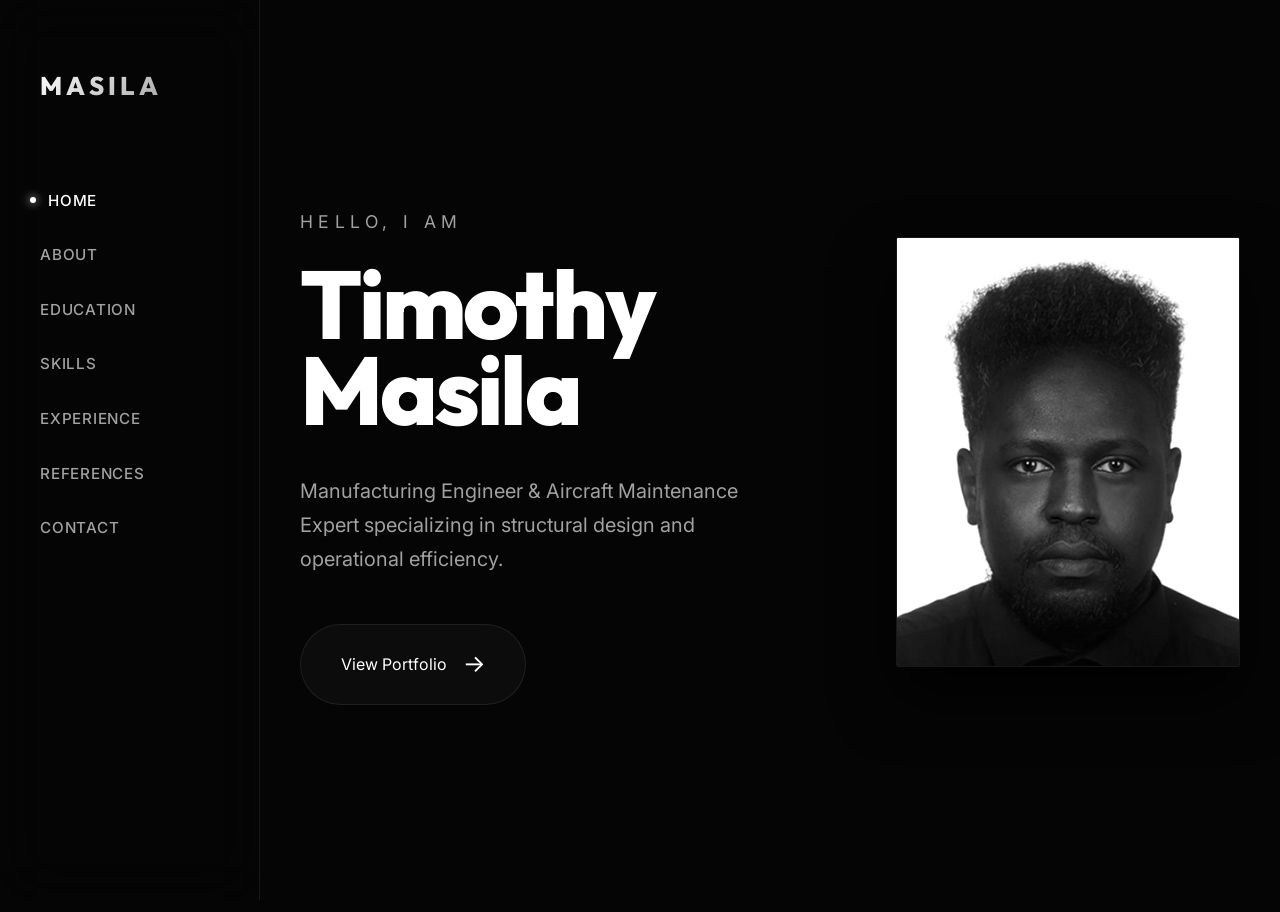
<file: index.html>
<!DOCTYPE html>
<html lang="en">

<head>
    <meta charset="UTF-8">
    <meta name="viewport" content="width=device-width, initial-scale=1.0">
    <meta name="description"
        content="Timothy Masila - Portfolio. Manufacturing Engineer & Aircraft Maintenance Expert.">
    <title>Timothy Masila | Portfolio</title>
    <link rel="stylesheet" href="style.css">
</head>

<body>
    <button class="nav-toggle" id="navToggle" aria-label="Toggle Navigation">
        <span></span>
        <span></span>
        <span></span>
    </button>

    <nav class="nav-sidebar" id="sidebar">
        <div class="nav-logo">MASILA</div>
        <ul class="nav-links">
            <li><a href="index.html" class="active">Home</a></li>
            <li><a href="about.html">About</a></li>
            <li><a href="education.html">Education</a></li>
            <li><a href="skills.html">Skills</a></li>
            <li><a href="experience.html">Experience</a></li>
            <li><a href="references.html">References</a></li>
            <li><a href="contact.html">Contact</a></li>
        </ul>
    </nav>

    <main>
        <div class="container">
            <section class="hero fade-in">
                <div class="hero-content">
                    <span class="hero-greeting">Hello, I am</span>
                    <h1 class="hero-title">Timothy<br>Masila</h1>
                    <p class="hero-subtitle">
                        Manufacturing Engineer & Aircraft Maintenance Expert specializing in structural design and
                        operational efficiency.
                    </p>
                    <a href="about.html" class="card"
                        style="display: inline-flex; align-items: center; gap: 1rem; border-radius: 50px; padding: 1.2rem 2.5rem;">
                        View Portfolio <span style="font-size: 1.5rem;">&rarr;</span>
                    </a>
                </div>
                <div class="hero-image-container">
                    <img src="WhatsApp Image 2026-03-04 at 09.32.03.jpeg" alt="Timothy Masila" class="hero-image">
                </div>
            </section>
        </div>
    </main>

    <script src="main.js"></script>
</body>

</html>
</file>
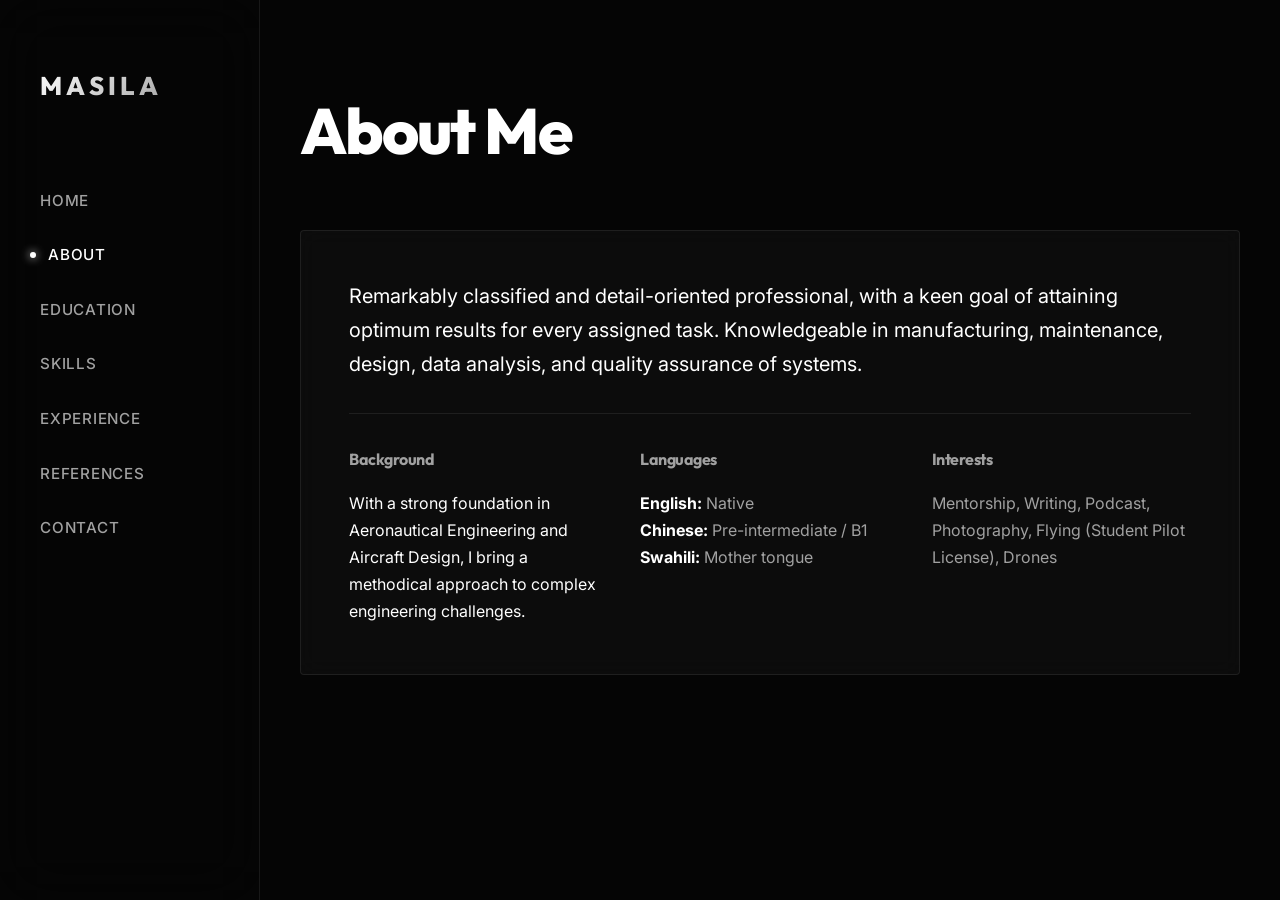
<file: about.html>
<!DOCTYPE html>
<html lang="en">

<head>
    <meta charset="UTF-8">
    <meta name="viewport" content="width=device-width, initial-scale=1.0">
    <title>About | Timothy Masila</title>
    <link rel="stylesheet" href="style.css">
</head>

<body>
    <button class="nav-toggle" id="navToggle" aria-label="Toggle Navigation">
        <span></span>
        <span></span>
        <span></span>
    </button>

    <nav class="nav-sidebar" id="sidebar">
        <div class="nav-logo">MASILA</div>
        <ul class="nav-links">
            <li><a href="index.html">Home</a></li>
            <li><a href="about.html" class="active">About</a></li>
            <li><a href="education.html">Education</a></li>
            <li><a href="skills.html">Skills</a></li>
            <li><a href="experience.html">Experience</a></li>
            <li><a href="references.html">References</a></li>
            <li><a href="contact.html">Contact</a></li>
        </ul>
    </nav>

    <main>
        <div class="container fade-in">
            <h2 class="section-title">About Me</h2>
            <div class="card" style="margin-top: 2rem;">
                <p style="font-size: 1.25rem; margin-bottom: 2rem; color: var(--text-primary);">
                    Remarkably classified and detail-oriented professional, with a keen goal of attaining optimum
                    results for every assigned task. Knowledgeable in manufacturing, maintenance, design, data analysis,
                    and quality assurance of systems.
                </p>
                <div
                    style="display: grid; grid-template-columns: repeat(auto-fit, minmax(250px, 1fr)); gap: 2rem; border-top: 1px solid var(--glass-border); padding-top: 2rem;">
                    <div>
                        <h4 style="margin-bottom: 1rem; color: var(--text-secondary);">Background</h4>
                        <p>With a strong foundation in Aeronautical Engineering and Aircraft Design, I bring a
                            methodical approach to complex engineering challenges.</p>
                    </div>
                    <div>
                        <h4 style="margin-bottom: 1rem; color: var(--text-secondary);">Languages</h4>
                        <ul style="color: var(--text-secondary);">
                            <li><strong style="color: var(--text-primary);">English:</strong> Native</li>
                            <li><strong style="color: var(--text-primary);">Chinese:</strong> Pre-intermediate / B1</li>
                            <li><strong style="color: var(--text-primary);">Swahili:</strong> Mother tongue</li>
                        </ul>
                    </div>
                    <div>
                        <h4 style="margin-bottom: 1rem; color: var(--text-secondary);">Interests</h4>
                        <p style="color: var(--text-secondary);">Mentorship, Writing, Podcast, Photography, Flying
                            (Student Pilot License), Drones</p>
                    </div>
                </div>
            </div>
        </div>
    </main>

    <script src="main.js"></script>
</body>

</html>
</file>
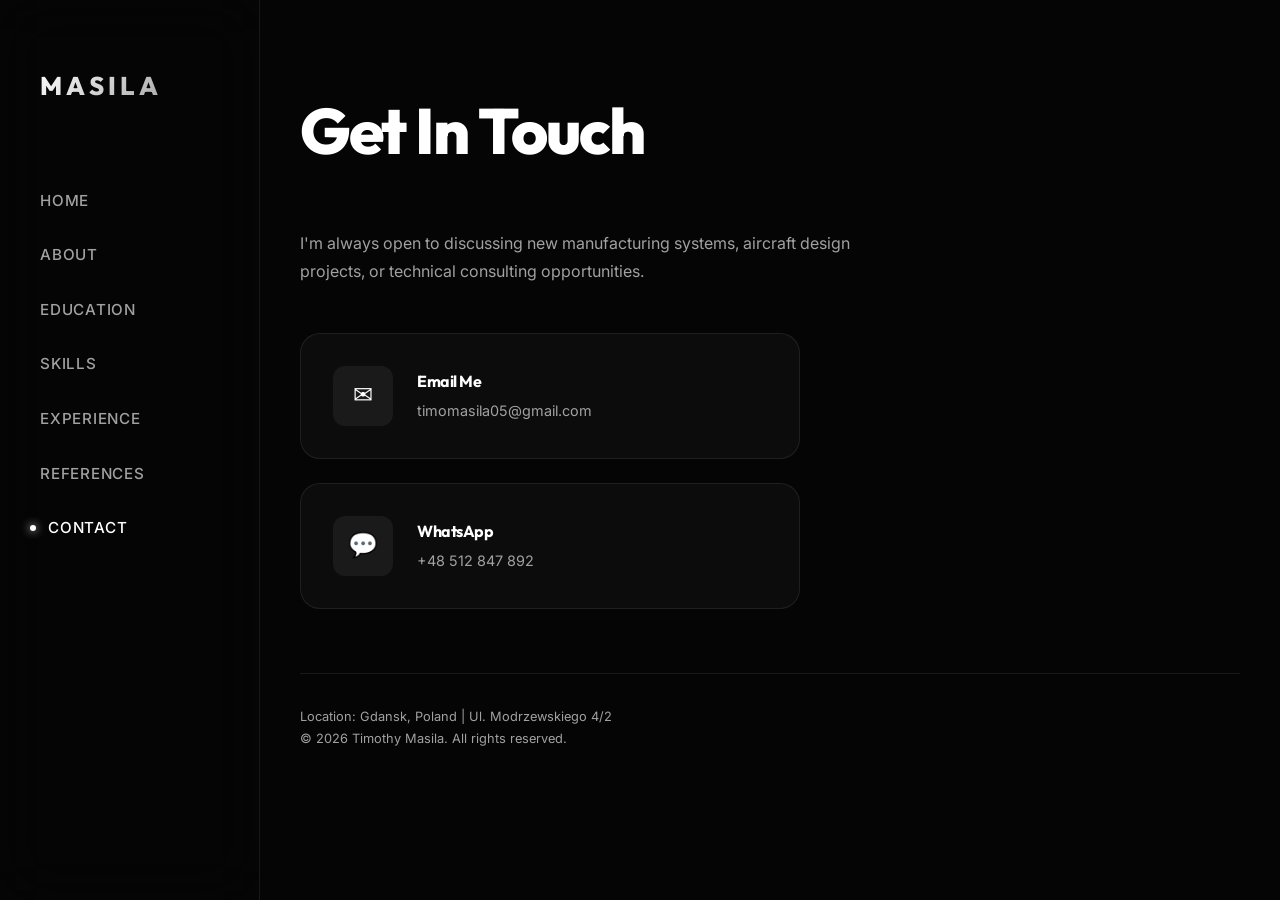
<file: contact.html>
<!DOCTYPE html>
<html lang="en">

<head>
    <meta charset="UTF-8">
    <meta name="viewport" content="width=device-width, initial-scale=1.0">
    <title>Contact | Timothy Masila</title>
    <link rel="stylesheet" href="style.css">
    <style>
        .contact-btn {
            display: flex;
            align-items: center;
            gap: 1.5rem;
            padding: 2rem;
            background: var(--glass-bg);
            border: 1px solid var(--glass-border);
            border-radius: 20px;
            margin-bottom: 1.5rem;
            transition: var(--transition-speed);
        }

        .contact-btn:hover {
            background: rgba(255, 255, 255, 0.1);
            transform: translateX(10px);
            border-color: var(--text-primary);
        }

        .icon-box {
            width: 60px;
            height: 60px;
            background: var(--accent-color);
            display: flex;
            align-items: center;
            justify-content: center;
            border-radius: 12px;
            font-size: 1.5rem;
        }
    </style>
</head>

<body>
    <button class="nav-toggle" id="navToggle" aria-label="Toggle Navigation">
        <span></span>
        <span></span>
        <span></span>
    </button>

    <nav class="nav-sidebar" id="sidebar">
        <div class="nav-logo">MASILA</div>
        <ul class="nav-links">
            <li><a href="index.html">Home</a></li>
            <li><a href="about.html">About</a></li>
            <li><a href="education.html">Education</a></li>
            <li><a href="skills.html">Skills</a></li>
            <li><a href="experience.html">Experience</a></li>
            <li><a href="references.html">References</a></li>
            <li><a href="contact.html" class="active">Contact</a></li>
        </ul>
    </nav>

    <main>
        <div class="container fade-in">
            <h2 class="section-title">Get In Touch</h2>
            <p style="color: var(--text-secondary); margin-bottom: 3rem; max-width: 600px;">
                I'm always open to discussing new manufacturing systems, aircraft design projects, or technical
                consulting opportunities.
            </p>

            <div style="max-width: 500px;">
                <!-- Email -->
                <a href="mailto:timomasila05@gmail.com" class="contact-btn">
                    <div class="icon-box">✉</div>
                    <div>
                        <h4 style="margin-bottom: 0.2rem;">Email Me</h4>
                        <p style="color: var(--text-secondary); font-size: 0.9rem;">timomasila05@gmail.com</p>
                    </div>
                </a>

                <!-- WhatsApp -->
                <a href="https://wa.me/48512847892" class="contact-btn">
                    <div class="icon-box">💬</div>
                    <div>
                        <h4 style="margin-bottom: 0.2rem;">WhatsApp</h4>
                        <p style="color: var(--text-secondary); font-size: 0.9rem;">+48 512 847 892</p>
                    </div>
                </a>
            </div>

            <div
                style="margin-top: 4rem; border-top: 1px solid var(--glass-border); padding-top: 2rem; color: var(--text-secondary); font-size: 0.8rem;">
                <p>Location: Gdansk, Poland | Ul. Modrzewskiego 4/2</p>
                <p>&copy; 2026 Timothy Masila. All rights reserved.</p>
            </div>
        </div>
    </main>

    <script src="main.js"></script>
</body>

</html>
</file>
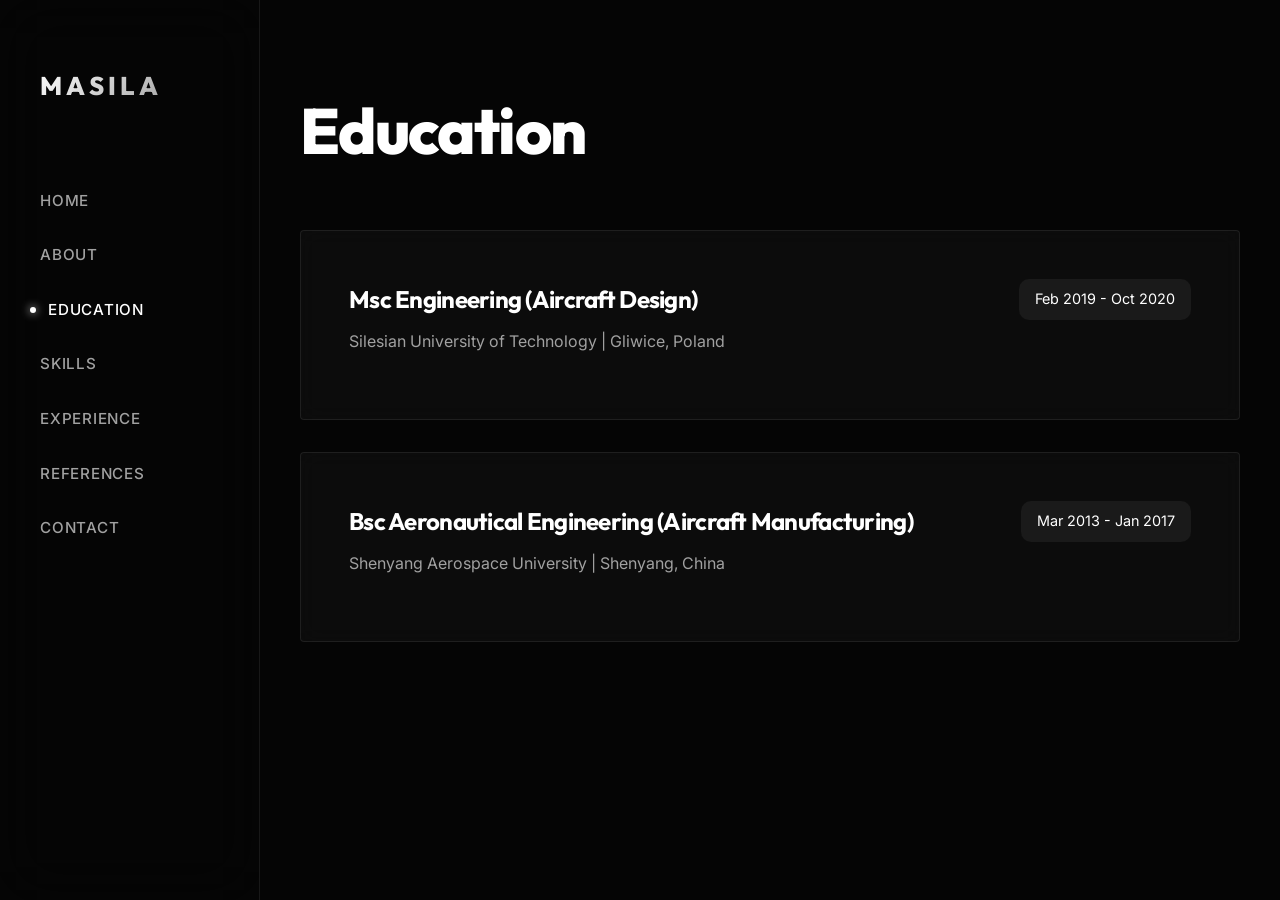
<file: education.html>
<!DOCTYPE html>
<html lang="en">

<head>
    <meta charset="UTF-8">
    <meta name="viewport" content="width=device-width, initial-scale=1.0">
    <title>Education | Timothy Masila</title>
    <link rel="stylesheet" href="style.css">
</head>

<body>
    <button class="nav-toggle" id="navToggle" aria-label="Toggle Navigation">
        <span></span>
        <span></span>
        <span></span>
    </button>

    <nav class="nav-sidebar" id="sidebar">
        <div class="nav-logo">MASILA</div>
        <ul class="nav-links">
            <li><a href="index.html">Home</a></li>
            <li><a href="about.html">About</a></li>
            <li><a href="education.html" class="active">Education</a></li>
            <li><a href="skills.html">Skills</a></li>
            <li><a href="experience.html">Experience</a></li>
            <li><a href="references.html">References</a></li>
            <li><a href="contact.html">Contact</a></li>
        </ul>
    </nav>

    <main>
        <div class="container fade-in">
            <h2 class="section-title">Education</h2>

            <div style="display: flex; flex-direction: column; gap: 2rem;">
                <!-- Master's -->
                <div class="card"
                    style="display: flex; justify-content: space-between; align-items: flex-start; gap: 2rem;">
                    <div>
                        <h3 style="font-size: 1.5rem; margin-bottom: 0.5rem;">Msc Engineering (Aircraft Design)</h3>
                        <p style="color: var(--text-secondary); margin-bottom: 1rem;">Silesian University of Technology
                            | Gliwice, Poland</p>
                    </div>
                    <div
                        style="text-align: right; background: var(--accent-color); padding: 0.5rem 1rem; border-radius: 10px; font-size: 0.9rem;">
                        Feb 2019 - Oct 2020
                    </div>
                </div>

                <!-- Bachelor's -->
                <div class="card"
                    style="display: flex; justify-content: space-between; align-items: flex-start; gap: 2rem;">
                    <div>
                        <h3 style="font-size: 1.5rem; margin-bottom: 0.5rem;">Bsc Aeronautical Engineering (Aircraft
                            Manufacturing)</h3>
                        <p style="color: var(--text-secondary); margin-bottom: 1rem;">Shenyang Aerospace University |
                            Shenyang, China</p>
                    </div>
                    <div
                        style="text-align: right; background: var(--accent-color); padding: 0.5rem 1rem; border-radius: 10px; font-size: 0.9rem;">
                        Mar 2013 - Jan 2017
                    </div>
                </div>
            </div>
        </div>
    </main>

    <script src="main.js"></script>
</body>

</html>
</file>
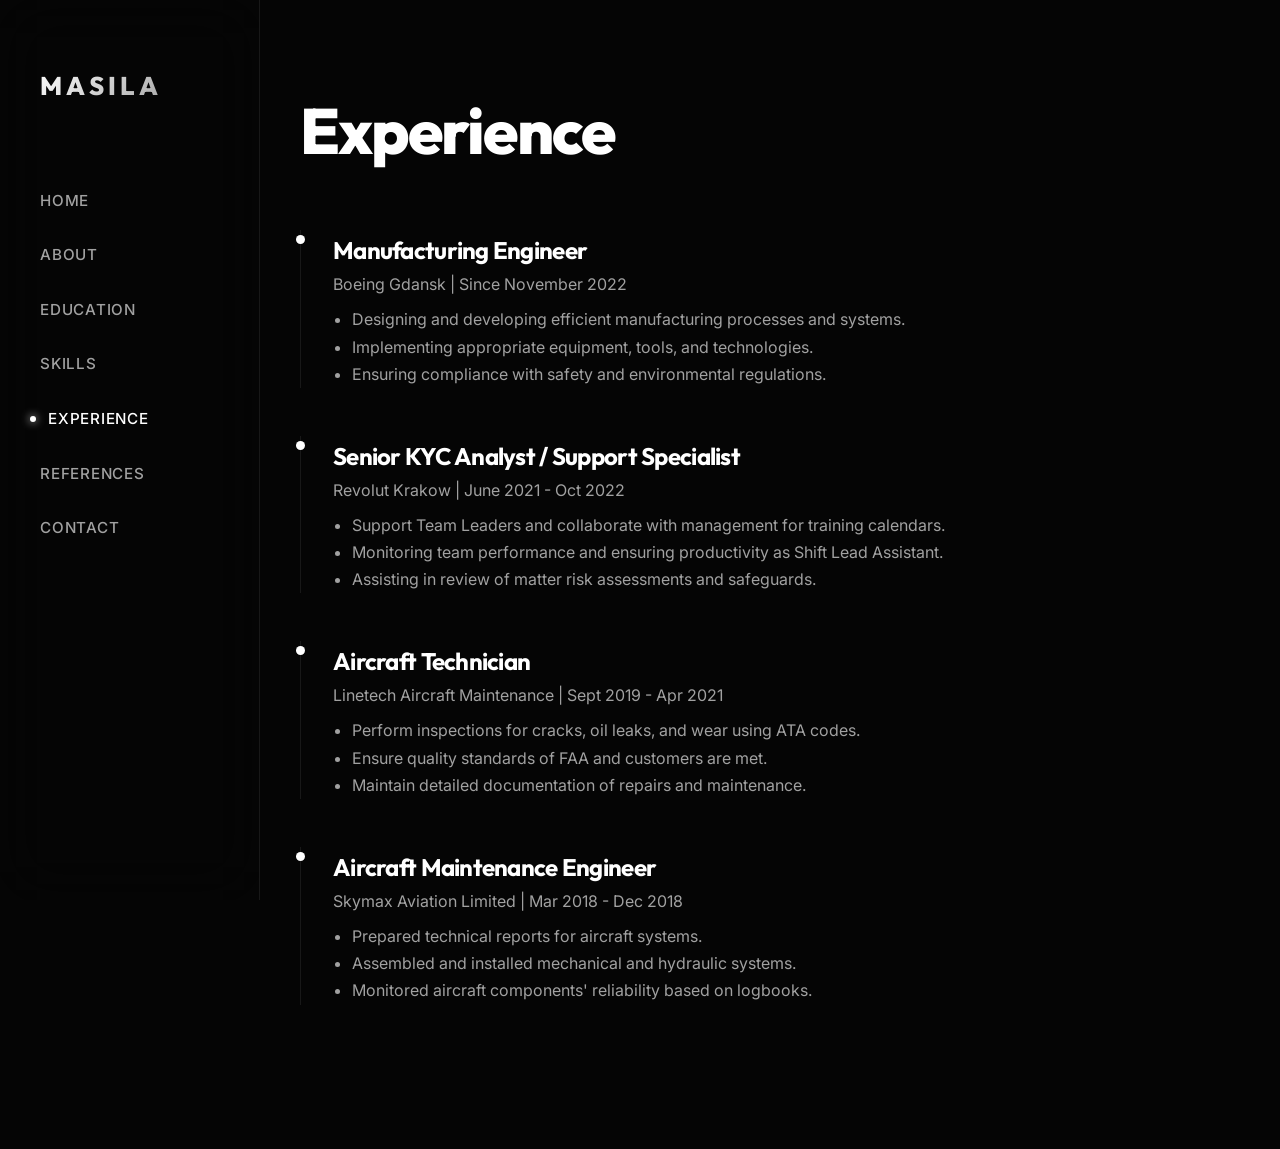
<file: experience.html>
<!DOCTYPE html>
<html lang="en">

<head>
    <meta charset="UTF-8">
    <meta name="viewport" content="width=device-width, initial-scale=1.0">
    <title>Experience | Timothy Masila</title>
    <link rel="stylesheet" href="style.css">
    <style>
        .timeline-item {
            position: relative;
            padding-left: 2rem;
            border-left: 1px solid var(--glass-border);
            margin-bottom: 3rem;
        }

        .timeline-item::before {
            content: '';
            position: absolute;
            left: -5px;
            top: 5px;
            width: 9px;
            height: 9px;
            background: var(--text-primary);
            border-radius: 50%;
        }
    </style>
</head>

<body>
    <button class="nav-toggle" id="navToggle" aria-label="Toggle Navigation">
        <span></span>
        <span></span>
        <span></span>
    </button>

    <nav class="nav-sidebar" id="sidebar">
        <div class="nav-logo">MASILA</div>
        <ul class="nav-links">
            <li><a href="index.html">Home</a></li>
            <li><a href="about.html">About</a></li>
            <li><a href="education.html">Education</a></li>
            <li><a href="skills.html">Skills</a></li>
            <li><a href="experience.html" class="active">Experience</a></li>
            <li><a href="references.html">References</a></li>
            <li><a href="contact.html">Contact</a></li>
        </ul>
    </nav>

    <main>
        <div class="container fade-in">
            <h2 class="section-title">Experience</h2>

            <div style="margin-top: 3rem;">
                <!-- Boeing -->
                <div class="timeline-item">
                    <h3 style="font-size: 1.5rem;">Manufacturing Engineer</h3>
                    <p style="color: var(--text-secondary); margin-bottom: 0.5rem;">Boeing Gdansk | Since November 2022
                    </p>
                    <ul style="color: var(--text-secondary); padding-left: 1.2rem; list-style: disc;">
                        <li>Designing and developing efficient manufacturing processes and systems.</li>
                        <li>Implementing appropriate equipment, tools, and technologies.</li>
                        <li>Ensuring compliance with safety and environmental regulations.</li>
                    </ul>
                </div>

                <!-- Revolut -->
                <div class="timeline-item">
                    <h3 style="font-size: 1.5rem;">Senior KYC Analyst / Support Specialist</h3>
                    <p style="color: var(--text-secondary); margin-bottom: 0.5rem;">Revolut Krakow | June 2021 - Oct
                        2022</p>
                    <ul style="color: var(--text-secondary); padding-left: 1.2rem; list-style: disc;">
                        <li>Support Team Leaders and collaborate with management for training calendars.</li>
                        <li>Monitoring team performance and ensuring productivity as Shift Lead Assistant.</li>
                        <li>Assisting in review of matter risk assessments and safeguards.</li>
                    </ul>
                </div>

                <!-- Linetech -->
                <div class="timeline-item">
                    <h3 style="font-size: 1.5rem;">Aircraft Technician</h3>
                    <p style="color: var(--text-secondary); margin-bottom: 0.5rem;">Linetech Aircraft Maintenance | Sept
                        2019 - Apr 2021</p>
                    <ul style="color: var(--text-secondary); padding-left: 1.2rem; list-style: disc;">
                        <li>Perform inspections for cracks, oil leaks, and wear using ATA codes.</li>
                        <li>Ensure quality standards of FAA and customers are met.</li>
                        <li>Maintain detailed documentation of repairs and maintenance.</li>
                    </ul>
                </div>

                <!-- Skymax -->
                <div class="timeline-item">
                    <h3 style="font-size: 1.5rem;">Aircraft Maintenance Engineer</h3>
                    <p style="color: var(--text-secondary); margin-bottom: 0.5rem;">Skymax Aviation Limited | Mar 2018 -
                        Dec 2018</p>
                    <ul style="color: var(--text-secondary); padding-left: 1.2rem; list-style: disc;">
                        <li>Prepared technical reports for aircraft systems.</li>
                        <li>Assembled and installed mechanical and hydraulic systems.</li>
                        <li>Monitored aircraft components' reliability based on logbooks.</li>
                    </ul>
                </div>
            </div>
        </div>
    </main>

    <script src="main.js"></script>
</body>

</html>
</file>
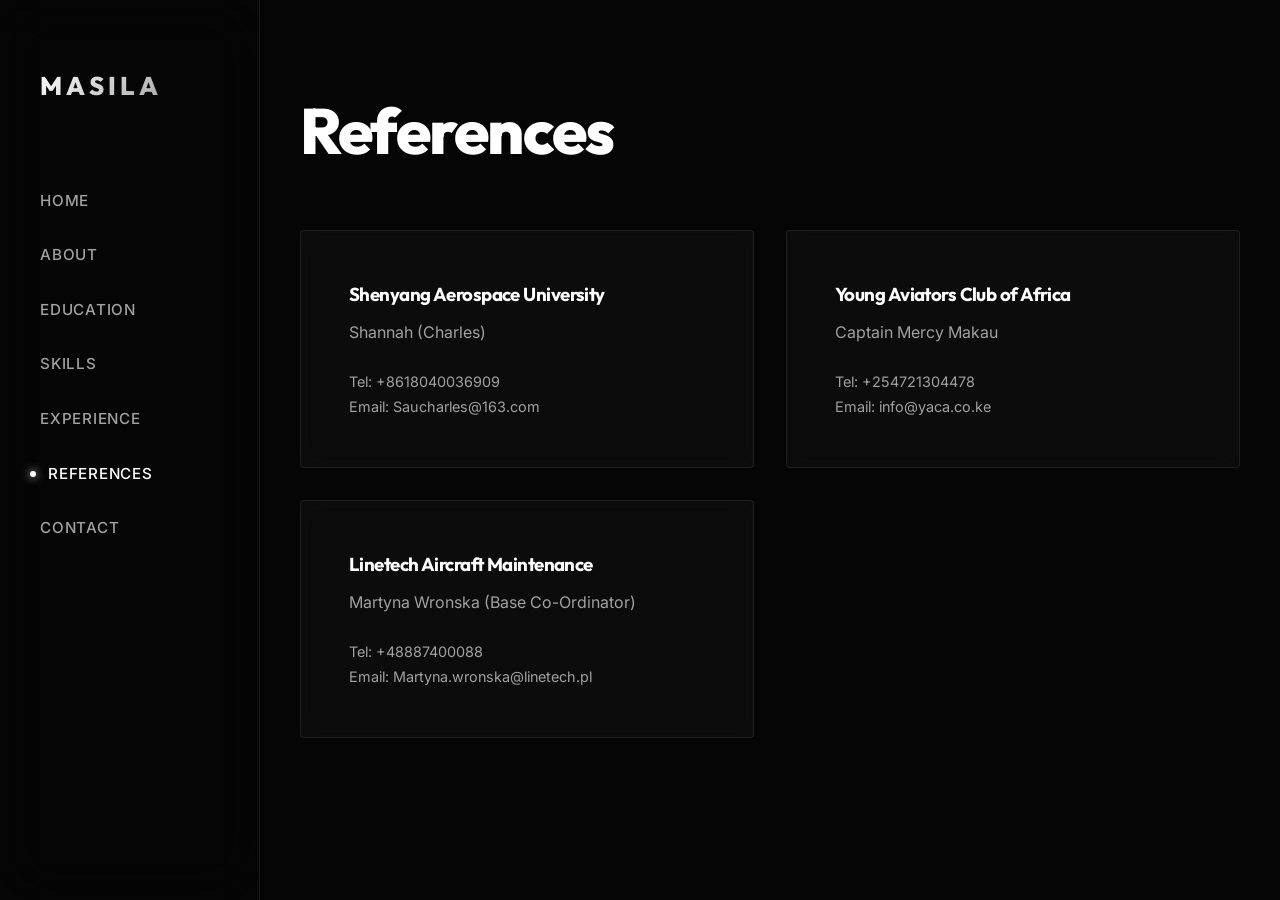
<file: references.html>
<!DOCTYPE html>
<html lang="en">

<head>
    <meta charset="UTF-8">
    <meta name="viewport" content="width=device-width, initial-scale=1.0">
    <title>References | Timothy Masila</title>
    <link rel="stylesheet" href="style.css">
</head>

<body>
    <button class="nav-toggle" id="navToggle" aria-label="Toggle Navigation">
        <span></span>
        <span></span>
        <span></span>
    </button>

    <nav class="nav-sidebar" id="sidebar">
        <div class="nav-logo">MASILA</div>
        <ul class="nav-links">
            <li><a href="index.html">Home</a></li>
            <li><a href="about.html">About</a></li>
            <li><a href="education.html">Education</a></li>
            <li><a href="skills.html">Skills</a></li>
            <li><a href="experience.html">Experience</a></li>
            <li><a href="references.html" class="active">References</a></li>
            <li><a href="contact.html">Contact</a></li>
        </ul>
    </nav>

    <main>
        <div class="container fade-in">
            <h2 class="section-title">References</h2>

            <div
                style="display: grid; grid-template-columns: repeat(auto-fit, minmax(300px, 1fr)); gap: 2rem; margin-top: 3rem;">
                <!-- Ref 1 -->
                <div class="card">
                    <h3 style="margin-bottom: 0.5rem;">Shenyang Aerospace University</h3>
                    <p style="color: var(--text-secondary); margin-bottom: 1.5rem;">Shannah (Charles)</p>
                    <div style="color: var(--text-secondary); font-size: 0.9rem;">
                        <p>Tel: +8618040036909</p>
                        <p>Email: Saucharles@163.com</p>
                    </div>
                </div>

                <!-- Ref 2 -->
                <div class="card">
                    <h3 style="margin-bottom: 0.5rem;">Young Aviators Club of Africa</h3>
                    <p style="color: var(--text-secondary); margin-bottom: 1.5rem;">Captain Mercy Makau</p>
                    <div style="color: var(--text-secondary); font-size: 0.9rem;">
                        <p>Tel: +254721304478</p>
                        <p>Email: info@yaca.co.ke</p>
                    </div>
                </div>

                <!-- Ref 3 -->
                <div class="card">
                    <h3 style="margin-bottom: 0.5rem;">Linetech Aircraft Maintenance</h3>
                    <p style="color: var(--text-secondary); margin-bottom: 1.5rem;">Martyna Wronska (Base Co-Ordinator)
                    </p>
                    <div style="color: var(--text-secondary); font-size: 0.9rem;">
                        <p>Tel: +48887400088</p>
                        <p>Email: Martyna.wronska@linetech.pl</p>
                    </div>
                </div>
            </div>
        </div>
    </main>

    <script src="main.js"></script>
</body>

</html>
</file>
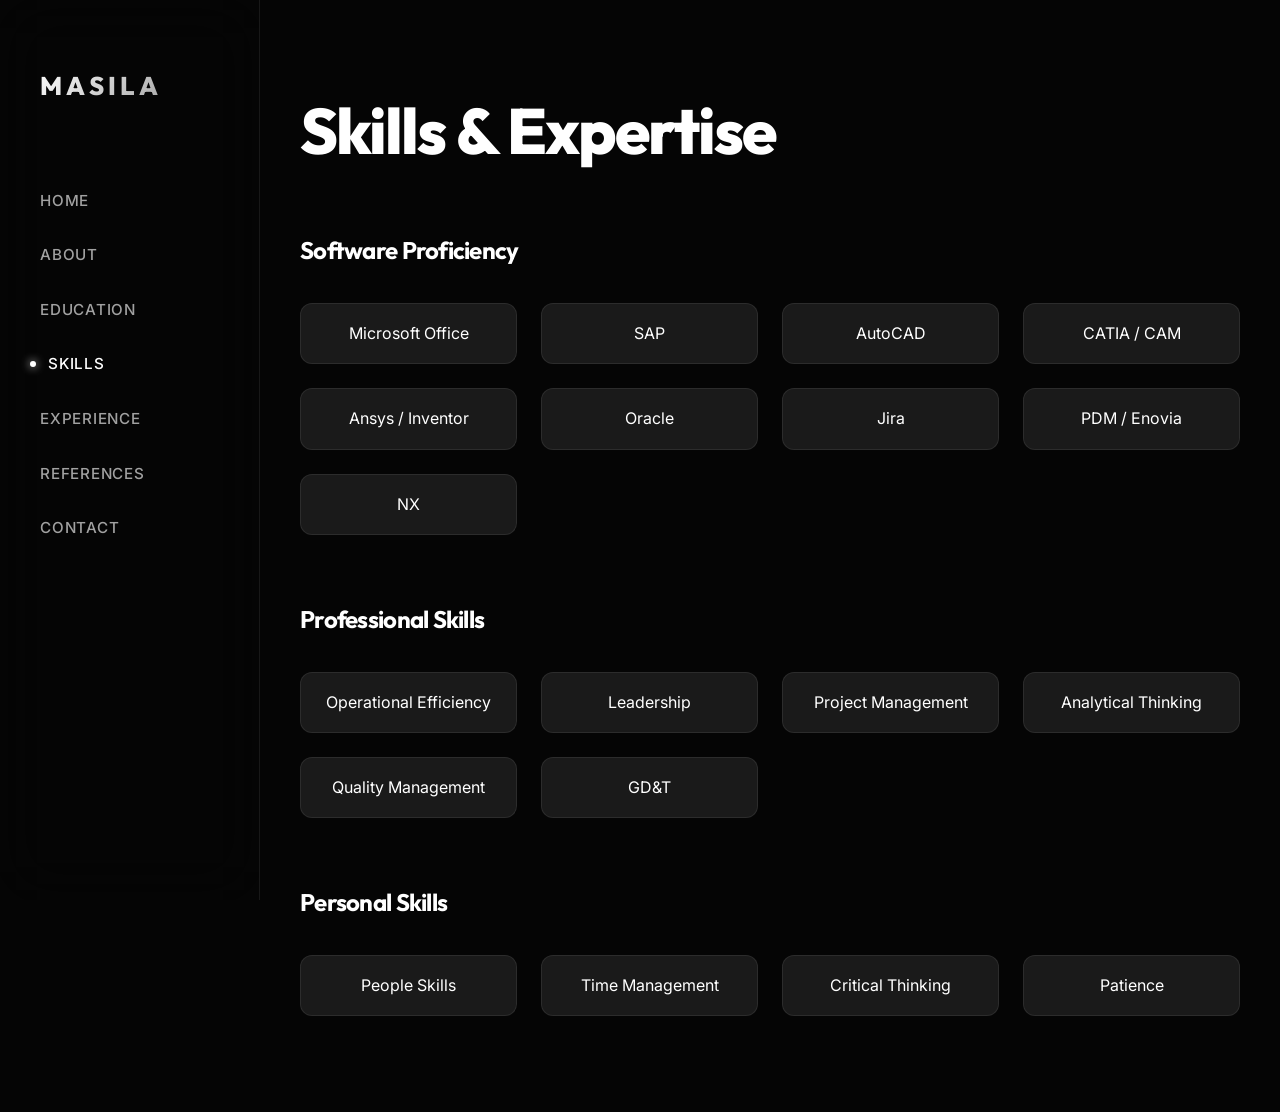
<file: skills.html>
<!DOCTYPE html>
<html lang="en">

<head>
    <meta charset="UTF-8">
    <meta name="viewport" content="width=device-width, initial-scale=1.0">
    <title>Skills | Timothy Masila</title>
    <link rel="stylesheet" href="style.css">
    <style>
        .skill-grid {
            display: grid;
            grid-template-columns: repeat(auto-fill, minmax(200px, 1fr));
            gap: 1.5rem;
            margin-top: 2rem;
        }

        .skill-tag {
            background: var(--accent-color);
            padding: 1rem;
            border-radius: 12px;
            text-align: center;
            border: 1px solid var(--glass-border);
            transition: var(--transition-speed);
        }

        .skill-tag:hover {
            border-color: var(--text-primary);
            background: #444;
        }
    </style>
</head>

<body>
    <button class="nav-toggle" id="navToggle" aria-label="Toggle Navigation">
        <span></span>
        <span></span>
        <span></span>
    </button>

    <nav class="nav-sidebar" id="sidebar">
        <div class="nav-logo">MASILA</div>
        <ul class="nav-links">
            <li><a href="index.html">Home</a></li>
            <li><a href="about.html">About</a></li>
            <li><a href="education.html">Education</a></li>
            <li><a href="skills.html" class="active">Skills</a></li>
            <li><a href="experience.html">Experience</a></li>
            <li><a href="references.html">References</a></li>
            <li><a href="contact.html">Contact</a></li>
        </ul>
    </nav>

    <main>
        <div class="container fade-in">
            <h2 class="section-title">Skills & Expertise</h2>

            <h3 style="margin-top: 3rem; margin-bottom: 1rem; font-size: 1.5rem;">Software Proficiency</h3>
            <div class="skill-grid">
                <div class="skill-tag">Microsoft Office</div>
                <div class="skill-tag">SAP</div>
                <div class="skill-tag">AutoCAD</div>
                <div class="skill-tag">CATIA / CAM</div>
                <div class="skill-tag">Ansys / Inventor</div>
                <div class="skill-tag">Oracle</div>
                <div class="skill-tag">Jira</div>
                <div class="skill-tag">PDM / Enovia</div>
                <div class="skill-tag">NX</div>
            </div>

            <h3 style="margin-top: 4rem; margin-bottom: 1rem; font-size: 1.5rem;">Professional Skills</h3>
            <div class="skill-grid">
                <div class="skill-tag">Operational Efficiency</div>
                <div class="skill-tag">Leadership</div>
                <div class="skill-tag">Project Management</div>
                <div class="skill-tag">Analytical Thinking</div>
                <div class="skill-tag">Quality Management</div>
                <div class="skill-tag">GD&T</div>
            </div>

            <h3 style="margin-top: 4rem; margin-bottom: 1rem; font-size: 1.5rem;">Personal Skills</h3>
            <div class="skill-grid">
                <div class="skill-tag">People Skills</div>
                <div class="skill-tag">Time Management</div>
                <div class="skill-tag">Critical Thinking</div>
                <div class="skill-tag">Patience</div>
            </div>
        </div>
    </main>

    <script src="main.js"></script>
</body>

</html>
</file>
<file: style.css>
@import url('https://fonts.googleapis.com/css2?family=Inter:wght@300;400;500;600&family=Outfit:wght@300;400;500;600;700&display=swap');

:root {
    --bg-color: #050505;
    --text-primary: #ffffff;
    --text-secondary: #a1a1a1;
    --accent-color: #1a1a1a;
    --glass-bg: rgba(255, 255, 255, 0.03);
    --glass-border: rgba(255, 255, 255, 0.08);
    --transition-speed: 0.5s;
    --font-heading: 'Outfit', sans-serif;
    --font-body: 'Inter', sans-serif;
    --glow-color: rgba(255, 255, 255, 0.1);
}

* {
    margin: 0;
    padding: 0;
    box-sizing: border-box;
}

body {
    background-color: var(--bg-color);
    color: var(--text-primary);
    font-family: var(--font-body);
    line-height: 1.7;
    overflow-x: hidden;
}

h1,
h2,
h3,
h4 {
    font-family: var(--font-heading);
    font-weight: 700;
    letter-spacing: -0.03em;
}

a {
    color: inherit;
    text-decoration: none;
    transition: var(--transition-speed) cubic-bezier(0.4, 0, 0.2, 1);
}

ul {
    list-style: none;
}

/* Layout */
.container {
    max-width: 1200px;
    margin: 0 auto;
    padding: 0 2.5rem;
}

/* Sidebar Navigation */
.nav-sidebar {
    position: fixed;
    left: 0;
    top: 0;
    height: 100vh;
    width: 260px;
    background: rgba(5, 5, 5, 0.8);
    backdrop-filter: blur(30px);
    -webkit-backdrop-filter: blur(30px);
    border-right: 1px solid var(--glass-border);
    display: flex;
    flex-direction: column;
    padding: 4rem 2.5rem;
    z-index: 1000;
    transition: transform 0.6s cubic-bezier(0.85, 0, 0.15, 1);
}

.nav-logo {
    font-size: 1.6rem;
    font-weight: 800;
    margin-bottom: 5rem;
    font-family: var(--font-heading);
    text-transform: uppercase;
    letter-spacing: 4px;
    background: linear-gradient(135deg, #fff 0%, #888 100%);
    -webkit-background-clip: text;
    -webkit-text-fill-color: transparent;
}

.nav-links li {
    margin-bottom: 1.8rem;
}

.nav-links a {
    font-size: 0.95rem;
    font-weight: 500;
    color: var(--text-secondary);
    display: flex;
    align-items: center;
    gap: 12px;
    letter-spacing: 0.05em;
    text-transform: uppercase;
}

.nav-links a:hover,
.nav-links a.active {
    color: var(--text-primary);
    transform: translateX(8px);
}

.nav-links a.active::before {
    content: '';
    width: 6px;
    height: 6px;
    background: #fff;
    border-radius: 50%;
    margin-left: -18px;
    position: absolute;
    box-shadow: 0 0 10px #fff;
}

/* Content Area */
main {
    margin-left: 260px;
    min-height: 100vh;
    padding: 6rem 0;
}

/* Hero Section */
.hero {
    min-height: 80vh;
    display: flex;
    align-items: center;
    justify-content: space-between;
    gap: 5rem;
}

.hero-content {
    flex: 1.2;
}

.hero-greeting {
    font-size: 1.1rem;
    color: var(--text-secondary);
    margin-bottom: 1.5rem;
    display: block;
    text-transform: uppercase;
    letter-spacing: 0.3em;
}

.hero-title {
    font-size: 6rem;
    line-height: 0.9;
    margin-bottom: 2.5rem;
    font-weight: 800;
}

.hero-subtitle {
    font-size: 1.25rem;
    color: var(--text-secondary);
    margin-bottom: 3rem;
    max-width: 500px;
}

.hero-image-container {
    flex: 0.8;
    position: relative;
}

.hero-image {
    width: 100%;
    aspect-ratio: 4/5;
    object-fit: cover;
    filter: grayscale(100%) contrast(1.1);
    border-radius: 2px;
    border: 1px solid var(--glass-border);
    box-shadow: 0 30px 60px rgba(0, 0, 0, 0.8);
    transition: 0.8s cubic-bezier(0.2, 1, 0.3, 1);
}

.hero-image:hover {
    filter: grayscale(0%);
    transform: scale(1.02);
}

/* Section Common */
.section-title {
    font-size: 4rem;
    margin-bottom: 4rem;
    font-weight: 800;
    line-height: 1.1;
}

/* Cards (Glassmorphism) */
.card {
    background: var(--glass-bg);
    border: 1px solid var(--glass-border);
    padding: 3rem;
    border-radius: 4px;
    backdrop-filter: blur(10px);
    -webkit-backdrop-filter: blur(10px);
    position: relative;
    overflow: hidden;
    transition: all 0.5s cubic-bezier(0.4, 0, 0.2, 1);
}

.card::before {
    content: '';
    position: absolute;
    top: var(--mouse-y, 0);
    left: var(--mouse-x, 0);
    width: 0;
    height: 0;
    background: radial-gradient(circle, rgba(255, 255, 255, 0.1) 0%, transparent 70%);
    width: 400px;
    height: 400px;
    transform: translate(-50%, -50%);
    pointer-events: none;
    opacity: 0;
    transition: opacity 0.3s;
}

.card:hover::before {
    opacity: 1;
}

.card:hover {
    background: rgba(255, 255, 255, 0.05);
    border-color: rgba(255, 255, 255, 0.2);
    transform: translateY(-8px);
    box-shadow: 0 20px 40px rgba(0, 0, 0, 0.4);
}

/* Animations */
.fade-in {
    opacity: 0;
    animation: fadeIn 1.2s cubic-bezier(0.2, 1, 0.3, 1) forwards;
}

@keyframes fadeIn {
    from {
        opacity: 0;
        transform: translateY(30px);
    }

    to {
        opacity: 1;
        transform: translateY(0);
    }
}

/* Navigation Toggle (Mobile) */
.nav-toggle {
    display: none;
    position: fixed;
    top: 2rem;
    right: 2rem;
    z-index: 1100;
    background: var(--glass-bg);
    border: 1px solid var(--glass-border);
    width: 50px;
    height: 50px;
    border-radius: 50%;
    cursor: pointer;
    backdrop-filter: blur(10px);
    align-items: center;
    justify-content: center;
    display: none;
}

.nav-toggle span {
    display: block;
    width: 20px;
    height: 1.5px;
    background: white;
    margin: 4px auto;
    transition: 0.3s;
}

/* Responsive */
@media (max-width: 1024px) {
    .hero-title {
        font-size: 4.5rem;
    }
}

@media (max-width: 992px) {
    .nav-toggle {
        display: flex;
    }

    .nav-sidebar {
        transform: translateX(-100%);
        width: 100%;
        background: rgba(5, 5, 5, 0.98);
        padding: 6rem 3rem;
        text-align: center;
        align-items: center;
    }

    .nav-sidebar.active {
        transform: translateX(0);
    }

    .nav-links a {
        justify-content: center;
        font-size: 1.5rem;
    }

    main {
        margin-left: 0;
        padding: 8rem 0 4rem;
    }

    .hero {
        flex-direction: column-reverse;
        text-align: center;
        gap: 3rem;
    }

    .hero-title {
        font-size: 4rem;
    }

    .hero-subtitle {
        margin: 0 auto 3rem;
    }

    .section-title {
        font-size: 3rem;
    }
}

@media (max-width: 480px) {
    .hero-title {
        font-size: 3rem;
    }

    .container {
        padding: 0 1.5rem;
    }
}
</file>
